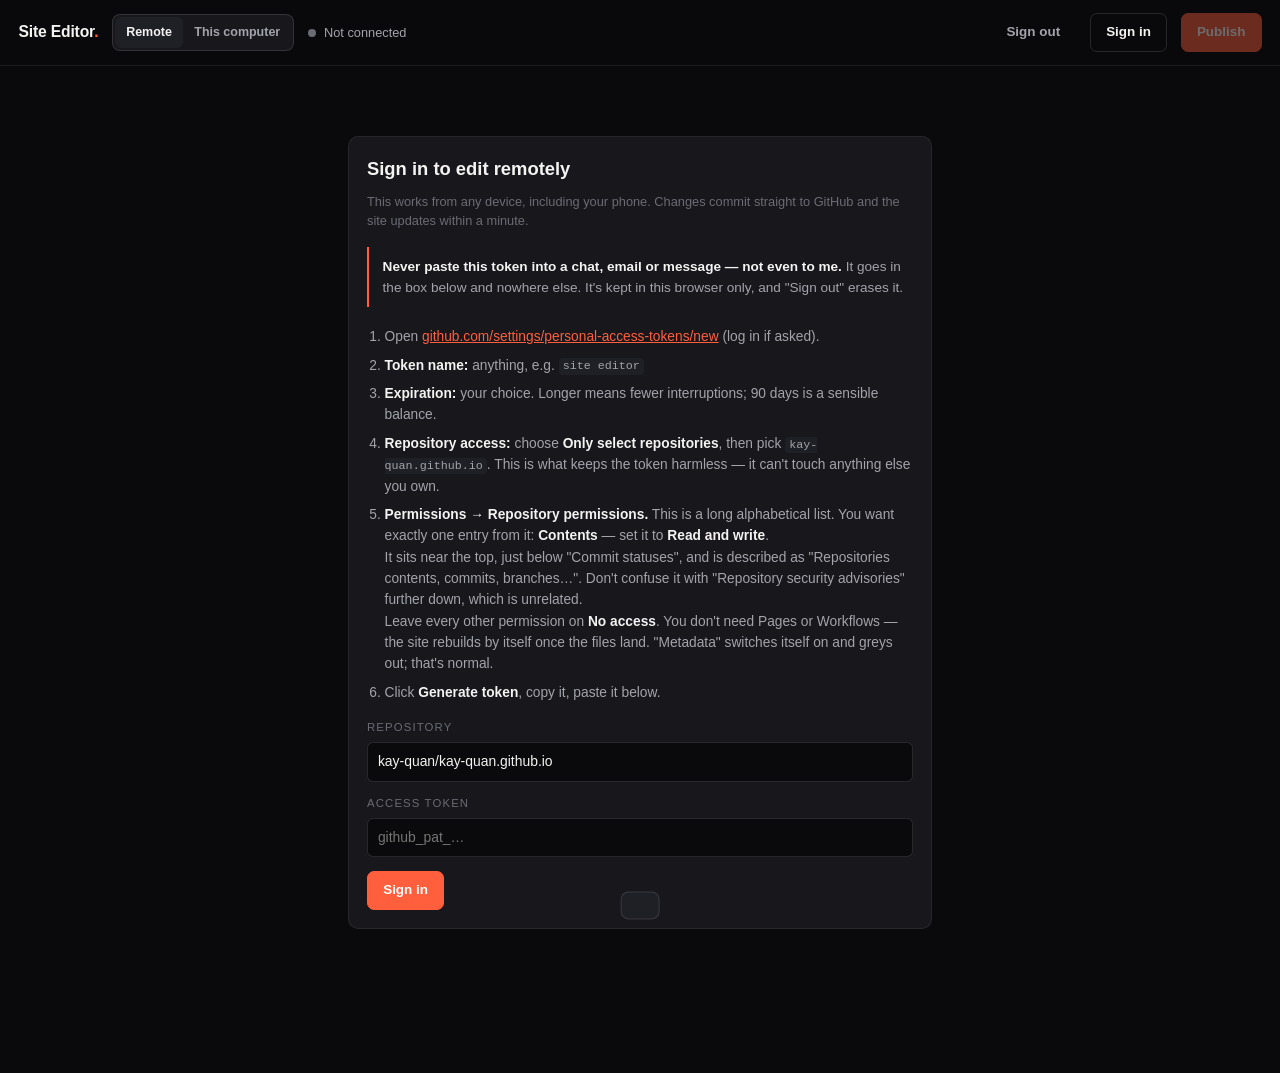
<file: tools/editor.html>
<!doctype html>
<html lang="en">
<head>
<meta charset="utf-8">
<meta name="viewport" content="width=device-width, initial-scale=1">
<title>Site Editor — Kevin Quan</title>
<meta name="robots" content="noindex, nofollow">

<style>
/* ---------------------------------------------------------------------------
   Self-contained on purpose — this tool must keep working even if the site's
   own stylesheet is mid-edit or broken.
--------------------------------------------------------------------------- */
:root{
  --bg:#0a0a0c; --bg2:#121216; --surface:#17171c; --surface2:#1f1f26;
  --line:rgba(255,255,255,.12); --line-soft:rgba(255,255,255,.07);
  --text:#f4f3f1; --dim:#a3a3aa; --faint:#6b6b73;
  --accent:#ff5f3d; --ok:#3ddc84; --warn:#ffc53d; --bad:#ff5470;
  --mono:ui-monospace,"Cascadia Mono",Consolas,monospace;
  --sans:-apple-system,BlinkMacSystemFont,"Segoe UI",Roboto,sans-serif;
}
*,*::before,*::after{box-sizing:border-box}
*{margin:0}
body{background:var(--bg);color:var(--text);font-family:var(--sans);font-size:15px;line-height:1.55;-webkit-font-smoothing:antialiased}
button{font:inherit;color:inherit;background:none;border:0;cursor:pointer}
input,select,textarea{font:inherit}
img{display:block;max-width:100%}
:focus-visible{outline:2px solid var(--accent);outline-offset:2px}
a{color:var(--accent)}

.bar{position:sticky;top:0;z-index:50;display:flex;align-items:center;gap:.85rem;flex-wrap:wrap;
     padding:.8rem 1.15rem;background:rgba(10,10,12,.93);backdrop-filter:blur(12px);
     border-bottom:1px solid var(--line-soft)}
.bar h1{font-size:.98rem;font-weight:700;letter-spacing:-.01em;white-space:nowrap}
.bar h1 i{color:var(--accent);font-style:normal}
.bar .spacer{flex:1}

.btn{display:inline-flex;align-items:center;gap:.5rem;padding:.52rem .95rem;border:1px solid var(--line);
     border-radius:7px;font-size:.84rem;font-weight:600;transition:.18s;white-space:nowrap}
.btn:hover:not(:disabled){background:var(--surface2);border-color:var(--dim)}
.btn:disabled{opacity:.4;cursor:not-allowed}
.btn--primary{background:var(--accent);border-color:var(--accent);color:#fff}
.btn--primary:hover:not(:disabled){filter:brightness(1.12);background:var(--accent);border-color:var(--accent)}
.btn--sm{padding:.28rem .58rem;font-size:.74rem;border-radius:5px}
.btn--danger:hover:not(:disabled){background:var(--bad);border-color:var(--bad);color:#fff}
.btn--ghost{border-color:transparent;color:var(--dim)}
.btn--ghost:hover:not(:disabled){color:var(--text)}

.dot{width:8px;height:8px;border-radius:50%;background:var(--faint);flex:none}
.dot.on{background:var(--ok)}
.status{font-size:.8rem;color:var(--dim);display:flex;align-items:center;gap:.5rem;min-width:0}
.status span{overflow:hidden;text-overflow:ellipsis;white-space:nowrap}

/* mode switch */
.modes{display:inline-flex;background:var(--surface);border:1px solid var(--line);border-radius:8px;padding:2px}
.modes button{padding:.35rem .7rem;font-size:.78rem;font-weight:600;border-radius:6px;color:var(--dim)}
.modes button[aria-pressed="true"]{background:var(--surface2);color:var(--text)}

.wrap{max-width:1080px;margin:0 auto;padding:1.4rem 1.15rem 6rem}

.tabs{display:flex;gap:.3rem;margin-bottom:1.4rem;border-bottom:1px solid var(--line-soft)}
.tab{padding:.58rem .95rem;font-size:.85rem;font-weight:600;color:var(--dim);border-bottom:2px solid transparent;margin-bottom:-1px}
.tab[aria-selected="true"]{color:var(--text);border-bottom-color:var(--accent)}
.panel[hidden]{display:none}

.card{background:var(--surface);border:1px solid var(--line-soft);border-radius:10px;padding:1.1rem;margin-bottom:1rem}
.card h2{font-size:.95rem;font-weight:700;margin-bottom:.3rem}
.card .hint{font-size:.8rem;color:var(--faint);margin-bottom:1rem}

label.f{display:block;margin-bottom:.85rem}
label.f > span{display:block;font-size:.71rem;text-transform:uppercase;letter-spacing:.1em;color:var(--faint);margin-bottom:.32rem}
input[type=text],input[type=password],input[type=number],select,textarea{
  width:100%;background:var(--bg);color:var(--text);border:1px solid var(--line);
  border-radius:6px;padding:.5rem .62rem;font-size:.87rem}
input:focus,select:focus,textarea:focus{outline:none;border-color:var(--accent)}
.row{display:flex;gap:.7rem;flex-wrap:wrap}
.row > *{flex:1;min-width:150px}

.drop{border:2px dashed var(--line);border-radius:10px;padding:1.9rem 1rem;text-align:center;
      color:var(--dim);font-size:.89rem;transition:.18s;cursor:pointer}
.drop:hover,.drop.over{border-color:var(--accent);background:rgba(255,95,61,.06);color:var(--text)}

.group{margin-bottom:1.7rem}
.group-head{width:100%;font-size:.74rem;text-transform:uppercase;letter-spacing:.14em;
            color:var(--faint);margin-bottom:.55rem;display:flex;align-items:center;gap:.6rem;
            padding:.3rem 0;text-align:left;transition:color .15s}
.group-head:hover{color:var(--text)}
.group-head::after{content:"";flex:1;height:1px;background:var(--line-soft)}
.group-head .chev{display:inline-block;transition:transform .18s;font-size:.7rem;color:var(--accent)}
.group-head[aria-expanded="false"] .chev{transform:rotate(-90deg)}
.group-head .count{background:var(--surface2);border-radius:999px;padding:.05rem .45rem;
                   font-size:.68rem;letter-spacing:.06em;color:var(--dim)}
.group-head[aria-expanded="false"] .count{color:var(--accent)}
.group-body[hidden]{display:none}

/* collapsible cards (Text tab) */
.card-head{display:flex;align-items:center;gap:.6rem;width:100%;text-align:left;
           font-size:.95rem;font-weight:700;color:var(--text);padding:0}
.card-head:hover{color:var(--accent)}
.card-head .chev{color:var(--accent);font-size:.75rem;display:inline-block;transition:transform .18s}
.card-head[aria-expanded="false"] .chev{transform:rotate(-90deg)}
.card-head .n{margin-left:auto;font-size:.68rem;font-weight:600;color:var(--dim);
              background:var(--surface2);border-radius:999px;padding:.08rem .5rem}
.card-body[hidden]{display:none}
.card-body{margin-top:.95rem}
.toolbar{display:flex;gap:.5rem;margin-bottom:1rem;flex-wrap:wrap}

/* category order widget */
.order-list{display:flex;flex-direction:column;gap:.4rem}
.order-item{display:flex;align-items:center;gap:.7rem;background:var(--bg);
            border:1px solid var(--line);border-radius:8px;padding:.55rem .7rem;
            cursor:grab;transition:border-color .15s,background .15s,opacity .15s}
.order-item:hover{border-color:var(--dim)}
.order-item.dragging{opacity:.4;cursor:grabbing}
.order-item.over{border-color:var(--accent);background:rgba(255,95,61,.08)}
.order-item .grip{color:var(--faint);font-size:.85rem;line-height:1}
.order-name{font-weight:600;font-size:.9rem}
.order-item .n{margin-left:auto;font-size:.68rem;color:var(--dim);
               background:var(--surface2);border-radius:999px;padding:.08rem .5rem}
.order-item .btn{flex:0 0 auto;padding:.28rem .45rem}

/* editable label/value lists */
.list-wrap{margin-bottom:.4rem}
.list-label{display:block;font-size:.71rem;text-transform:uppercase;letter-spacing:.1em;
            color:var(--faint);margin-bottom:.45rem}
.list-row{display:flex;gap:.4rem;margin-bottom:.4rem;align-items:center}
.list-row input:first-child{flex:0 0 32%}
.list-row input{flex:1;min-width:0}
.list-row .btn{flex:0 0 auto;padding:.38rem .5rem}
.chk--block{display:flex;align-items:center;gap:.6rem;padding:.42rem 0;
            border-bottom:1px solid var(--line-soft);color:var(--text);font-size:.87rem}
.chk--block:last-child{border-bottom:0}

/* a category with nothing in it yet */
.empty-cat{display:flex;align-items:center;gap:.9rem;flex-wrap:wrap;
           border:1px dashed var(--line);border-radius:9px;padding:.85rem 1rem;
           color:var(--faint);font-size:.85rem}
.empty-cat .btn{margin-left:auto}

/* brief nudge so it's obvious where the drop zone went */
@keyframes dropPulse{
  0%,100%{border-color:var(--line);background:transparent}
  50%{border-color:var(--accent);background:rgba(255,95,61,.10)}
}
.drop.pulse{animation:dropPulse .9s ease-in-out 2}
@media (prefers-reduced-motion: reduce){
  .drop.pulse{animation:none;border-color:var(--accent);background:rgba(255,95,61,.10)}
}

.item{display:grid;grid-template-columns:auto 76px 1fr auto;gap:.8rem;align-items:start;
      background:var(--surface);border:1px solid var(--line-soft);border-radius:9px;
      padding:.65rem;margin-bottom:.45rem}
.item.missing{border-color:rgba(255,197,61,.35)}
.item.fresh{border-color:rgba(61,220,132,.4)}

/* dragging photos */
.tile-grip{align-self:center;cursor:grab;color:var(--faint);font-size:1.05rem;line-height:1;
           padding:.35rem .15rem;user-select:none;transition:color .15s}
.tile-grip:hover{color:var(--accent)}
.tile-grip:active{cursor:grabbing}
.item.dragging{opacity:.35}
/* a line showing which side it will land on */
.item.over-before{box-shadow:0 -2px 0 0 var(--accent)}
.item.over-after{box-shadow:0 2px 0 0 var(--accent)}
.group-body.over{outline:1px dashed var(--accent);outline-offset:4px;border-radius:9px}
@media (max-width:640px){
  .item{grid-template-columns:auto 60px 1fr}
  .item .ctrls{grid-column:1 / -1;flex-direction:row;justify-content:flex-end;flex-wrap:wrap}
}
.thumb{width:76px;height:76px;border-radius:6px;object-fit:cover;background:var(--surface2);
       display:grid;place-content:center;font-size:.6rem;color:var(--faint);text-align:center;overflow:hidden}
.thumb img{width:100%;height:100%;object-fit:cover}
.fields{display:grid;gap:.42rem;min-width:0}
.fields .row{gap:.42rem}
.meta{font-family:var(--mono);font-size:.67rem;color:var(--faint);word-break:break-all}
.badge{display:inline-block;background:rgba(61,220,132,.15);color:var(--ok);border-radius:4px;
       padding:.05rem .3rem;font-size:.62rem;font-weight:700;letter-spacing:.04em;text-transform:uppercase;margin-left:.3rem}
.ctrls{display:flex;flex-direction:column;gap:.28rem;align-items:flex-end}
.chk{display:flex;align-items:center;gap:.4rem;font-size:.77rem;color:var(--dim);white-space:nowrap}
.chk input{accent-color:var(--accent);width:15px;height:15px}

.chips{display:flex;flex-wrap:wrap;gap:.4rem;margin-bottom:.8rem}
.chip{display:inline-flex;align-items:center;gap:.45rem;background:var(--surface2);
      border:1px solid var(--line);border-radius:999px;padding:.28rem .45rem .28rem .75rem;font-size:.81rem}
.chip button{color:var(--faint);font-size:1rem;line-height:1;padding:0 .15rem}
.chip button:hover{color:var(--bad)}

.toast{position:fixed;left:50%;bottom:1.4rem;transform:translateX(-50%) translateY(150%);white-space:pre-line;line-height:1.5;
       background:var(--surface2);border:1px solid var(--line);border-radius:8px;
       padding:.8rem 1.15rem;font-size:.85rem;z-index:100;max-width:min(90vw,480px);transition:transform .3s}
.toast.show{transform:translateX(-50%) translateY(0)}
.toast.ok{border-color:var(--ok)} .toast.bad{border-color:var(--bad)} .toast.warn{border-color:var(--warn)}

.note{border-left:2px solid var(--accent);padding:.55rem 0 .55rem .85rem;font-size:.85rem;color:var(--dim);margin-bottom:1.2rem}
.note b{color:var(--text)}
.note.warn{border-left-color:var(--warn)}
.note.ok{border-left-color:var(--ok)}

.empty{color:var(--faint);font-size:.85rem;padding:1rem 0}

/* preview */
#previewWrap{background:var(--bg2);border:1px solid var(--line-soft);border-radius:10px;
             padding:1rem;display:flex;justify-content:center;min-height:200px}
#previewFrame{width:100%;height:72vh;border:0;border-radius:6px;background:#000;display:block}
#previewWrap.phone #previewFrame{width:390px;max-width:100%;height:80vh;border:1px solid var(--line);border-radius:14px}
.preview-bar{display:flex;gap:.7rem;align-items:flex-end;flex-wrap:wrap}
.preview-bar > label.f{margin-bottom:0;flex:0 0 180px}
code{font-family:var(--mono);font-size:.85em;background:var(--surface2);padding:.1em .35em;border-radius:4px}
ol.steps{margin:0 0 1rem 1.1rem;padding:0;font-size:.86rem;color:var(--dim)}
ol.steps li{margin-bottom:.45rem}
ol.steps b{color:var(--text)}
.kv{font-family:var(--mono);font-size:.78rem;background:var(--bg);border:1px solid var(--line-soft);
    border-radius:6px;padding:.5rem .6rem;margin:.35rem 0 .7rem;color:var(--text);word-break:break-all}

.gate{max-width:620px;margin:3rem auto;padding:0 1.15rem}
.gate h2{font-size:1.15rem;margin-bottom:.5rem}
.unsupported{max-width:620px;margin:5rem auto;padding:0 1.25rem;text-align:center}
</style>
</head>
<body>

<div class="bar">
  <h1>Site Editor<i>.</i></h1>

  <div class="modes" role="group" aria-label="Where to edit">
    <button id="modeRemote" aria-pressed="false">Remote</button>
    <button id="modeLocal"  aria-pressed="false">This computer</button>
  </div>

  <span class="status"><span class="dot" id="dot"></span><span id="statusText">Not connected</span></span>
  <span class="spacer"></span>
  <button class="btn btn--ghost" id="signOutBtn" hidden>Sign out</button>
  <button class="btn" id="connectBtn">Connect</button>
  <button class="btn btn--primary" id="saveBtn" disabled>Save</button>
</div>

<div class="wrap">

  <!-- Shown when we HAVE a saved token but couldn't reach GitHub just now.
       Deliberately distinct from the sign-in gate: the session is intact,
       only the connection failed. -->
  <div class="gate" id="reconnect" hidden>
    <div class="card">
      <h2>Still signed in — can't reach GitHub</h2>
      <p class="hint" id="reconnectMsg"></p>
      <p class="note">Your sign-in is saved. This is a connection problem, not
         a token problem — you don't need to make a new one.</p>
      <button class="btn btn--primary" id="retryBtn">Try again</button>
      <button class="btn btn--ghost" id="forgetBtn">Sign out instead</button>
    </div>
  </div>

  <!-- ===================== REMOTE SIGN-IN GATE ===================== -->
  <div class="gate" id="gate" hidden>
    <div class="card">
      <h2>Sign in to edit remotely</h2>
      <p class="hint">This works from any device, including your phone. Changes
         commit straight to GitHub and the site updates within a minute.</p>

      <p class="note warn" id="fileWarn" hidden>
        <b>This page was opened from a file on your computer, so remote editing
        can't work here.</b> Browsers block local files from talking to GitHub.
        Use the published address instead:<br>
        <a href="https://kay-quan.github.io/tools/editor.html">https://kay-quan.github.io/tools/editor.html</a><br>
        If that link 404s, the editor hasn't been pushed yet — open GitHub
        Desktop and click <b>Push origin</b>. Or switch to
        <b>This computer</b> above, which works fine from a local file.
      </p>

      <p class="note"><b>Never paste this token into a chat, email or message —
         not even to me.</b> It goes in the box below and nowhere else. It's kept
         in this browser only, and "Sign out" erases it.</p>

      <ol class="steps">
        <li>Open <a href="https://github.com/settings/personal-access-tokens/new" target="_blank" rel="noopener">
            github.com/settings/personal-access-tokens/new</a> (log in if asked).</li>
        <li><b>Token name:</b> anything, e.g. <code>site editor</code></li>
        <li><b>Expiration:</b> your choice. Longer means fewer interruptions;
            90 days is a sensible balance.</li>
        <li><b>Repository access:</b> choose <b>Only select repositories</b>, then
            pick <code>kay-quan.github.io</code>. This is what keeps the token
            harmless — it can't touch anything else you own.</li>
        <li><b>Permissions → Repository permissions.</b> This is a long
            alphabetical list. You want exactly one entry from it:
            <b>Contents</b> — set it to <b>Read and write</b>.
            <br>It sits near the top, just below "Commit statuses", and is
            described as "Repositories contents, commits, branches…".
            Don't confuse it with "Repository security advisories" further
            down, which is unrelated.
            <br>Leave every other permission on <b>No access</b>. You don't
            need Pages or Workflows — the site rebuilds by itself once the
            files land. "Metadata" switches itself on and greys out; that's
            normal.</li>
        <li>Click <b>Generate token</b>, copy it, paste it below.</li>
      </ol>

      <label class="f"><span>Repository</span>
        <input type="text" id="repoInput" value="kay-quan/kay-quan.github.io"></label>
      <label class="f"><span>Access token</span>
        <input type="password" id="tokenInput" placeholder="github_pat_…" autocomplete="off" spellcheck="false"></label>

      <button class="btn btn--primary" id="signInBtn">Sign in</button>
    </div>
  </div>

  <!-- ===================== LOCAL GATE ===================== -->
  <div class="gate" id="localGate" hidden>
    <div class="card">
      <h2>Edit the copy on this computer</h2>
      <p class="hint">Writes directly to your site folder. You then publish with
         GitHub Desktop. No token needed — but it only works on this machine,
         in Chrome or Edge.</p>
      <button class="btn btn--primary" id="pickFolderBtn">Choose site folder</button>
    </div>
  </div>

  <div id="unsupported" class="unsupported" hidden>
    <h2>Local editing needs Chrome or Edge</h2>
    <p class="hint">Writing to files on your computer is something Firefox and
       Safari can't do yet. Use <b>Remote</b> mode instead — that works in any browser.</p>
  </div>

  <!-- ===================== EDITOR ===================== -->
  <div id="editor" hidden>

    <div class="note" id="contextNote"></div>
    <div class="note warn" id="staleNote" hidden></div>

    <div class="tabs" role="tablist">
      <button class="tab" role="tab" aria-selected="true"  data-panel="photos">Photos</button>
      <button class="tab" role="tab" aria-selected="false" data-panel="home">Homepage</button>
      <button class="tab" role="tab" aria-selected="false" data-panel="text">Text</button>
      <button class="tab" role="tab" aria-selected="false" data-panel="preview">Preview</button>
    </div>

    <section class="panel" id="panel-photos" role="tabpanel">
      <div class="card">
        <h2>Add photos</h2>
        <p class="hint">Drop full-size exports straight in. They're resized and
           stripped of EXIF — so your camera's GPS location isn't published —
           then added below.</p>

        <div class="row" style="margin-bottom:.85rem">
          <label class="f"><span>Put them in</span>
            <select id="addCategory">
              <option value="festivals">Festivals</option>
              <option value="clubs">Clubs</option>
              <option value="portraits">Portraits</option>
              <option value="weddings">Weddings</option>
              <option value="food">Food</option>
            </select></label>
          <label class="f" id="addEventWrap"><span>Festival / event</span>
            <input type="text" id="addEvent" placeholder="e.g. Osheaga 2025"></label>
          <label class="f"><span>Max size (px)</span>
            <input type="number" id="addMaxEdge" value="2400" min="600" max="6000" step="100"></label>
        </div>

        <div class="drop" id="drop"><strong>Drop photos here</strong><br>or click to choose files</div>
        <input type="file" id="filePicker" accept="image/*" multiple hidden>
      </div>
      <div id="photoList"></div>
    </section>

    <section class="panel" id="panel-home" role="tabpanel" hidden>
      <div class="card">
        <h2>Hero image</h2>
        <p class="hint">The big photo behind your name. This one change does more
           for the site than any other.</p>
        <div id="heroThumbWrap" style="margin-bottom:.85rem"></div>
        <div class="drop" id="heroDrop"><strong>Drop the hero photo here</strong><br>or click to choose</div>
        <input type="file" id="heroPicker" accept="image/*" hidden>
        <label class="f" style="margin-top:.85rem"><span>Description (for screen readers)</span>
          <input type="text" id="heroAlt" placeholder="Crowd lit by stage light at a festival main stage"></label>
      </div>

      <div class="card">
        <h2>Festival names ticker</h2>
        <p class="hint">The scrolling band on the homepage. Only list festivals
           you've actually shot — it's the fastest credibility signal on the page.</p>
        <div class="chips" id="marqueeChips"></div>
        <div class="row">
          <input type="text" id="marqueeInput" placeholder="Add a festival name and press Enter">
          <button class="btn btn--sm" id="marqueeAdd" style="flex:0 0 auto">Add</button>
        </div>
      </div>
    </section>

    <!-- ===================== TEXT ===================== -->
    <section class="panel" id="panel-text" role="tabpanel" hidden>
      <div class="note">
        Every word on the site, in one place. Write it the way you'd say it —
        this is what makes a portfolio sound like a person rather than a
        template. Check the <b>Preview</b> tab before publishing.
      </div>
      <div id="textFields"></div>
    </section>

    <!-- ===================== PREVIEW ===================== -->
    <section class="panel" id="panel-preview" role="tabpanel" hidden>
      <div class="card">
        <div class="preview-bar">
          <label class="f"><span>Page</span>
            <select id="previewPage">
              <option value="index.html">Home</option>
              <option value="festivals.html">Festivals</option>
              <option value="work.html">Other Work</option>
              <option value="about.html">About</option>
            </select></label>
          <div class="modes" id="previewWidth" role="group" aria-label="Preview width">
            <button data-w="desktop" aria-pressed="true">Desktop</button>
            <button data-w="phone" aria-pressed="false">Phone</button>
          </div>
          <button class="btn" id="previewRefresh">Refresh</button>
        </div>
        <p class="hint" style="margin:.8rem 0 0">
          The real site, rendered with your unpublished changes — photos you've
          just dropped in show up here before anyone else can see them. Use the
          Page menu to move around rather than clicking links inside, since
          links lead to the published pages.
        </p>
      </div>
      <div id="previewWrap"><iframe id="previewFrame" title="Site preview"></iframe></div>
    </section>
  </div>
</div>

<div class="toast" id="toast"></div>

<script>
"use strict";

/* ===========================================================================
   Site Editor — two backends, one interface.

     remote : GitHub REST API. Works on any device, needs a scoped token.
              Everything in a change-set lands as ONE commit, via the Git Data
              API, rather than one commit per file.

     local  : File System Access API. Writes to the folder on this machine;
              you publish afterwards with GitHub Desktop.

   photos.js is parsed by EXECUTING it against a stub `window` rather than by
   pattern-matching, so any hand-edit that is valid JavaScript still loads.
   =========================================================================== */

const $  = (s, r) => (r || document).querySelector(s);
const $$ = (s, r) => Array.from((r || document).querySelectorAll(s));
/* Order here drives the order of sections in photos.js and in this editor.
   Live-music work first, since that's the thrust of the portfolio. */
const CATEGORIES = ["festivals", "clubs", "portraits", "weddings", "food"];
const LS_TOKEN = "siteEditor.token", LS_REPO = "siteEditor.repo", LS_MODE = "siteEditor.mode";
const LS_COLLAPSED = "siteEditor.collapsed";
const PHOTOS_PATH = "assets/js/photos.js";

let backend = null;
let mode = localStorage.getItem(LS_MODE) || "remote";
let data = { hero: { src: "", alt: "" }, photos: [], marquee: [] };
let dirty = false;
let textData = {};          // window.TEXT from content.js
let showData = {};          // window.SHOW from content.js
let orderData = [];         // window.ORDER - the non-festival categories, in display order

/* Festivals always leads: it has its own page and is the point of the site.
   The rest follow whatever order has been set, with any category missing
   from that list appended so nothing can be lost. */
function orderedCategories() {
  const rest = CATEGORIES.filter(c => c !== "festivals");
  const seen = orderData.filter(c => rest.includes(c));
  return ["festivals", ...seen, ...rest.filter(c => !seen.includes(c))];
}
const thumbCache = new Map();     // src -> url
const pendingImages = new Map();  // path -> Blob  (not yet written/committed)

/* ------------------------------------------------------------------ utils */

function toast(msg, kind) {
  const t = $("#toast");
  t.textContent = msg;
  t.className = "toast show " + (kind || "");
  clearTimeout(toast._t);
  // Long explanations need long enough to read.
  const dwell = Math.min(20000, 4600 + msg.length * 45);
  toast._t = setTimeout(() => { t.className = "toast " + (kind || ""); }, dwell);
}
function markDirty() { dirty = true; $("#saveBtn").disabled = false; }
function setStatus(text, on) { $("#statusText").textContent = text; $("#dot").classList.toggle("on", !!on); }

function slugify(name) {
  const base = name.replace(/\.[^.]+$/, "");
  const s = base.toLowerCase().replace(/[^a-z0-9]+/g, "-").replace(/^-+|-+$/g, "");
  return (s || "photo") + ".jpg";
}

/* base64 <-> text/bytes, UTF-8 safe (the file contains em dashes and accents) */
function bytesToB64(bytes) {
  let s = "", chunk = 0x8000;
  for (let i = 0; i < bytes.length; i += chunk) s += String.fromCharCode.apply(null, bytes.subarray(i, i + chunk));
  return btoa(s);
}
function textToB64(t) { return bytesToB64(new TextEncoder().encode(t)); }
function b64ToText(b) {
  const bin = atob(String(b).replace(/\s/g, ""));
  const bytes = new Uint8Array(bin.length);
  for (let i = 0; i < bin.length; i++) bytes[i] = bin.charCodeAt(i);
  return new TextDecoder().decode(bytes);
}
async function blobToB64(blob) { return bytesToB64(new Uint8Array(await blob.arrayBuffer())); }

/* ============================ photos.js format ============================ */

function parsePhotosJs(code) {
  const stub = {};
  new Function("window", code + "\n;")(stub);
  return {
    hero:    stub.HERO    || { src: "assets/img/hero/hero.jpg", alt: "" },
    photos:  Array.isArray(stub.PHOTOS)  ? stub.PHOTOS  : [],
    marquee: Array.isArray(stub.MARQUEE) ? stub.MARQUEE : []
  };
}

const q = s => JSON.stringify(String(s == null ? "" : s));

function serialize(d) {
  const L = [];
  L.push("/* ==========================================================================");
  L.push("   PHOTOS.JS — the content of the site.");
  L.push("");
  L.push("   Easiest way to edit this is tools/editor.html, which writes this file");
  L.push("   for you. Hand-editing is fine too — keep the same shape and the editor");
  L.push("   will still load it.");
  L.push("");
  L.push("   w and h are the image's pixel dimensions. They reserve the right shape");
  L.push("   before the photo downloads, so the gallery never jumps while loading.");
  L.push("   ========================================================================== */");
  L.push("");
  L.push("window.HERO = {");
  L.push("  src: " + q(d.hero.src) + ",");
  L.push("  alt: " + q(d.hero.alt));
  L.push("};");
  L.push("");
  L.push("window.PHOTOS = [");
  orderedCategories().forEach(cat => {
    const set = d.photos.filter(p => p.category === cat);
    if (!set.length) return;
    L.push("");
    L.push("  /* --- " + cat.toUpperCase() + " --- */");
    set.forEach(p => {
      const bits = ["src: " + q(p.src), "w: " + (p.w | 0), "h: " + (p.h | 0), "title: " + q(p.title)];
      if (p.event) bits.push("event: " + q(p.event));
      bits.push("category: " + q(p.category));
      if (p.featured) bits.push("featured: true");
      L.push("  { " + bits.join(", ") + " },");
    });
  });
  L.push("");
  L.push("];");
  L.push("");
  L.push("/* The scrolling band of festival names on the homepage. */");
  L.push("window.MARQUEE = [" + d.marquee.map(q).join(", ") + "];");
  L.push("");
  return L.join("\n");
}

/* ============================ REMOTE BACKEND ============================= */

function GitHubBackend(repo, token) {
  const [owner, name] = repo.split("/");
  const API = "https://api.github.com";
  const branch = "main";
  let tokenExpiry = null;

  async function api(path, method, body) {
    let res;
    try {
      res = await fetch(API + path, {
        method: method || "GET",
        headers: {
          "Authorization": "Bearer " + token,
          "Accept": "application/vnd.github+json",
          "X-GitHub-Api-Version": "2022-11-28",
          ...(body ? { "Content-Type": "application/json" } : {})
        },
        body: body ? JSON.stringify(body) : undefined
      });
    } catch (e) {
      // fetch() only rejects for network/CORS failures, never for HTTP errors.
      // Opening this file directly from disk is by far the most common cause.
      const err = new Error(
        location.protocol === "file:"
          ? "Can't reach GitHub because this page was opened from a file on your " +
            "computer. Remote editing needs the published address: " +
            "https://kay-quan.github.io/tools/editor.html"
          : "Couldn't reach GitHub. Check your internet connection and try again."
      );
      // Flagged so a dropped connection is never mistaken for a bad token.
      err.network = true;
      throw err;
    }

    // GitHub reports a token's expiry date on every response. Not always
    // exposed through CORS, so treat it as a bonus rather than a guarantee.
    const exp = res.headers.get("github-authentication-token-expiration");
    if (exp) tokenExpiry = exp;

    if (!res.ok) {
      let detail = "";
      try { detail = (await res.json()).message || ""; } catch {}

      let msg;
      if (res.status === 401) {
        msg = "Token rejected — it has expired or been revoked. Sign out and make a new one.";
      } else if (res.status === 403) {
        // Rate limiting also returns 403, so check before blaming permissions.
        const remaining = res.headers.get("x-ratelimit-remaining");
        if (remaining === "0") {
          const reset = Number(res.headers.get("x-ratelimit-reset")) * 1000;
          const mins = Math.max(1, Math.ceil((reset - Date.now()) / 60000));
          msg = "GitHub rate limit reached. Try again in about " + mins + " minute" +
                (mins === 1 ? "" : "s") + ".";
        } else {
          msg = "Your token can read this repo but not write to it. Two things to check " +
                "at github.com/settings/personal-access-tokens — open the token and edit it:\n\n" +
                "1. Repository access must be “Only select repositories” with " +
                repo.split("/")[1] + " ticked. If it says “Public Repositories”, " +
                "that option is read-only and cannot be given write access.\n\n" +
                "2. Permissions → Repository permissions → Contents must be " +
                "“Read and write”, not “Read-only”.";
        }
      } else if (res.status === 404) {
        msg = "Repo not found, or this token isn't allowed to see it: " + repo;
      } else if (res.status === 409) {
        msg = "The repo changed on GitHub since this page loaded. Reload the editor " +
              "and redo this change, so nothing gets overwritten.";
      } else {
        msg = "GitHub error " + res.status + (detail ? ": " + detail : "");
      }

      // Always keep GitHub's own wording available; it is often more specific.
      const err = new Error(msg);
      err.status = res.status;
      err.githubMessage = detail;
      throw err;
    }
    return res.status === 204 ? null : res.json();
  }

  return {
    kind: "remote",
    label: owner + "/" + name,

    async verify(checkWrite) {
      // Repo access is the check that actually matters. Do it first, and make
      // it the thing that reports failure.
      await api("/repos/" + owner + "/" + name);

      // Reading a repo needs far less permission than writing to one, so a
      // read-only token sails through sign-in and only fails hours later at
      // the moment of publishing. Prove write access up front instead.
      //
      // Creating a blob is the least invasive write the API offers: a loose
      // object nothing references, invisible in history and in the file list,
      // and garbage-collected by GitHub. Only done on an explicit sign-in.
      if (checkWrite) {
        await api("/repos/" + owner + "/" + name + "/git/blobs", "POST",
                  { content: "editor write check", encoding: "utf-8" });
      }

      // The identity lookup is only for the friendly "signed in as" label. A
      // token scoped narrowly enough may not be allowed to call it, which
      // must not block sign-in.
      try { return (await api("/user")).login; } catch { return owner; }
    },

    expiry() { return tokenExpiry; },

    async loadText(path) {
      const r = await api("/repos/" + owner + "/" + name + "/contents/" + path + "?ref=" + branch);
      return b64ToText(r.content);
    },

    thumbURL(src) {
      // Public repo, so no auth needed; cache-bust so fresh commits show.
      return "https://raw.githubusercontent.com/" + owner + "/" + name + "/" + branch + "/" + src;
    },

    /* One commit for the whole change-set, using the Git Data API. */
    async commit(files, message) {
      const base = "/repos/" + owner + "/" + name;
      const ref = await api(base + "/git/ref/heads/" + branch);
      const headSha = ref.object.sha;
      const headCommit = await api(base + "/git/commits/" + headSha);

      const tree = [];
      for (const f of files) {
        const blob = await api(base + "/git/blobs", "POST", { content: f.base64, encoding: "base64" });
        tree.push({ path: f.path, mode: "100644", type: "blob", sha: blob.sha });
      }

      const newTree = await api(base + "/git/trees", "POST", { base_tree: headCommit.tree.sha, tree });
      const commit  = await api(base + "/git/commits", "POST", {
        message, tree: newTree.sha, parents: [headSha]
      });
      await api(base + "/git/refs/heads/" + branch, "PATCH", { sha: commit.sha });
      return commit.sha.substring(0, 7);
    }
  };
}

/* ============================= LOCAL BACKEND ============================= */

function LocalBackend(dirHandle) {
  async function fileHandle(path, create) {
    const parts = path.split("/");
    let dir = dirHandle;
    for (let i = 0; i < parts.length - 1; i++) dir = await dir.getDirectoryHandle(parts[i], { create: !!create });
    return dir.getFileHandle(parts[parts.length - 1], { create: !!create });
  }
  return {
    kind: "local",
    label: dirHandle.name,
    handle: dirHandle,
    async verify() { return dirHandle.name; },
    async loadText(path) { return (await (await fileHandle(path)).getFile()).text(); },
    async thumbBlob(src) { return (await fileHandle(src)).getFile(); },
    async commit(files) {
      for (const f of files) {
        const fh = await fileHandle(f.path, true);
        const w = await fh.createWritable();
        await w.write(f.blob ? f.blob : f.text);
        await w.close();
      }
      return null;
    }
  };
}

/* IndexedDB — remember the chosen folder between visits */
function idb() {
  return new Promise((res, rej) => {
    const r = indexedDB.open("site-editor", 1);
    r.onupgradeneeded = () => r.result.createObjectStore("kv");
    r.onsuccess = () => res(r.result); r.onerror = () => rej(r.error);
  });
}
async function saveHandle(h) { try { const db = await idb(); db.transaction("kv","readwrite").objectStore("kv").put(h,"dir"); } catch {} }
async function loadHandle() {
  try { const db = await idb();
    return await new Promise(res => { const rq = db.transaction("kv","readonly").objectStore("kv").get("dir");
      rq.onsuccess = () => res(rq.result || null); rq.onerror = () => res(null); });
  } catch { return null; }
}

/* ================================ IMAGES ================================= */

function readImage(file) {
  return new Promise((res, rej) => {
    const url = URL.createObjectURL(file);
    const img = new Image();
    img.onload = () => { URL.revokeObjectURL(url); res(img); };
    img.onerror = () => { URL.revokeObjectURL(url); rej(new Error("not a readable image")); };
    img.src = url;
  });
}

/* Canvas re-encode shrinks the file AND drops every EXIF tag, GPS included. */
async function resizeToJpeg(file, maxEdge, quality) {
  const img = await readImage(file);
  const scale = Math.min(1, maxEdge / Math.max(img.naturalWidth, img.naturalHeight));
  const w = Math.round(img.naturalWidth * scale), h = Math.round(img.naturalHeight * scale);
  const c = document.createElement("canvas");
  c.width = w; c.height = h;
  const ctx = c.getContext("2d");
  ctx.imageSmoothingQuality = "high";
  ctx.drawImage(img, 0, 0, w, h);
  const blob = await new Promise(r => c.toBlob(r, "image/jpeg", quality || 0.82));
  return { blob, w, h };
}

function uniquePath(category, filename) {
  const taken = new Set([
    ...data.photos.map(p => p.src),
    ...pendingImages.keys()
  ]);
  let name = filename, n = 2;
  while (taken.has("assets/img/" + category + "/" + name)) {
    name = filename.replace(/\.jpg$/, "-" + n + ".jpg"); n++;
  }
  return "assets/img/" + category + "/" + name;
}

async function addPhotos(files, category, evt, maxEdge) {
  if (!backend) { toast("Connect first.", "bad"); return; }
  let added = 0, failed = 0;
  for (const file of files) {
    if (!file.type.startsWith("image/")) { failed++; continue; }
    try {
      const { blob, w, h } = await resizeToJpeg(file, maxEdge, 0.82);
      const path = uniquePath(category, slugify(file.name));
      pendingImages.set(path, blob);
      thumbCache.set(path, URL.createObjectURL(blob));
      const entry = { src: path, w, h, title: "", category, featured: false, _new: true };
      if (category === "festivals" && evt) entry.event = evt;
      data.photos.push(entry);
      added++;
    } catch (e) { console.error(file.name, e); failed++; }
  }
  if (added) { markDirty(); renderPhotos(); }
  toast(added + " photo" + (added === 1 ? "" : "s") + " added" +
        (failed ? ", " + failed + " skipped" : "") + ". Captions are optional - leave them blank and nothing shows over the photo. " +
        "Then " +
        (mode === "remote" ? "Publish." : "Save."), failed ? "bad" : "ok");
}

/* ================================= SAVE ================================== */

async function save() {
  if (!backend) return;
  const btn = $("#saveBtn");
  btn.disabled = true;
  const original = btn.textContent;
  btn.textContent = mode === "remote" ? "Publishing…" : "Saving…";

  try {
    const clean = { hero: data.hero, marquee: data.marquee,
      photos: data.photos.map(p => { const c = { ...p }; delete c._new; return c; }) };
    const text = serialize(clean);

    if (backend.kind === "remote") {
      const files = [{ path: PHOTOS_PATH, base64: textToB64(text) },
                     { path: CONTENT_PATH, base64: textToB64(serializeContent(textData)) }];
      for (const [path, blob] of pendingImages) files.push({ path, base64: await blobToB64(blob) });

      const n = pendingImages.size;
      const msg = n
        ? "Add " + n + " photo" + (n === 1 ? "" : "s") + " and update captions"
        : "Update site content";
      const sha = await backend.commit(files, msg + "\n\nvia tools/editor.html");

      pendingImages.clear();
      data.photos.forEach(p => delete p._new);
      dirty = false;
      renderPhotos();
      $("#staleNote").hidden = false;
      $("#staleNote").innerHTML =
        "<b>Published (" + sha + ").</b> Live in about a minute. " +
        "Your computer's copy is now behind — before editing on that machine again, " +
        "open GitHub Desktop and click <b>Pull origin</b>.";
      toast("Published. Live in about a minute.", "ok");
    } else {
      const files = [{ path: PHOTOS_PATH, text },
                     { path: CONTENT_PATH, text: serializeContent(textData) }];
      for (const [path, blob] of pendingImages) files.push({ path, blob });
      await backend.commit(files);
      pendingImages.clear();
      data.photos.forEach(p => delete p._new);
      dirty = false;
      renderPhotos();
      toast("Saved. Now open GitHub Desktop → Commit → Push.", "ok");
    }
  } catch (err) {
    toast(err.message, "bad");
    btn.disabled = false;
  } finally {
    btn.textContent = original;
    if (!dirty) btn.disabled = true;
  }
}

/* =============================== RENDERING =============================== */

async function thumbFor(src, el) {
  if (thumbCache.has(src)) return setThumb(el, thumbCache.get(src));
  try {
    if (backend.kind === "local") {
      const url = URL.createObjectURL(await backend.thumbBlob(src));
      thumbCache.set(src, url); setThumb(el, url);
    } else {
      setThumb(el, backend.thumbURL(src), true);
    }
  } catch { markMissing(el); }
}
function setThumb(el, url, mayFail) {
  el.innerHTML = "";
  const i = new Image();
  if (mayFail) i.onerror = () => markMissing(el);
  i.src = url;
  el.appendChild(i);
}
function markMissing(el) {
  el.innerHTML = "no file";
  const row = el.closest(".item");
  if (row) row.classList.add("missing");
}

/* Which category sections are folded shut. Kept outside the render so it
   survives renderPhotos() running on every keystroke, and in localStorage so
   it survives a reload. */
const collapsed = new Set((() => {
  try { return JSON.parse(localStorage.getItem(LS_COLLAPSED)) || []; } catch { return []; }
})());

function toggleGroup(cat, head, body) {
  const nowOpen = collapsed.has(cat);
  if (nowOpen) collapsed.delete(cat); else collapsed.add(cat);
  head.setAttribute("aria-expanded", String(nowOpen));
  body.hidden = !nowOpen;
  try { localStorage.setItem(LS_COLLAPSED, JSON.stringify([...collapsed])); } catch {}
}

function renderAll() { renderPhotos(); renderHero(); renderMarquee(); renderText(); }

/* ========================= CATEGORY ORDER WIDGET =========================
   Drag to reorder. Arrows do the same job for touch and keyboard, because
   HTML5 drag-and-drop does not fire on touchscreens and cannot be operated
   without a mouse — drag alone would lock out the phone this site is meant
   to be edited from.
   ========================================================================= */

const CAT_LABEL = { clubs: "Clubs", portraits: "Portraits", weddings: "Weddings", food: "Food" };

function commitOrder(next) {
  orderData = next;
  markDirty();
  renderPhotos();
}

function buildOrderCard() {
  const card = document.createElement("div");
  card.className = "card";
  card.innerHTML =
    "<h2>Order of the other categories</h2>" +
    '<p class="hint">Drag to rearrange, or use the arrows. This sets the order ' +
    "on the Other Work page, the homepage cards and the list below. " +
    "Festivals always leads — it has its own page.</p>";

  const list = document.createElement("div");
  list.className = "order-list";

  const cats = orderedCategories().filter(c => c !== "festivals");
  let dragKey = null;

  cats.forEach((cat, i) => {
    const row = document.createElement("div");
    row.className = "order-item";
    row.draggable = true;
    row.dataset.key = cat;

    const grip = document.createElement("span");
    grip.className = "grip";
    grip.textContent = "☰";
    grip.setAttribute("aria-hidden", "true");

    const name = document.createElement("span");
    name.className = "order-name";
    name.textContent = CAT_LABEL[cat] || cat;

    const count = document.createElement("span");
    count.className = "n";
    count.textContent = data.photos.filter(p => p.category === cat).length;

    const up = document.createElement("button");
    up.type = "button"; up.className = "btn btn--sm"; up.textContent = "↑";
    up.title = "Move up"; up.disabled = i === 0;
    up.addEventListener("click", () => {
      const n = cats.slice(); n.splice(i - 1, 0, n.splice(i, 1)[0]); commitOrder(n);
    });

    const dn = document.createElement("button");
    dn.type = "button"; dn.className = "btn btn--sm"; dn.textContent = "↓";
    dn.title = "Move down"; dn.disabled = i === cats.length - 1;
    dn.addEventListener("click", () => {
      const n = cats.slice(); n.splice(i + 1, 0, n.splice(i, 1)[0]); commitOrder(n);
    });

    row.addEventListener("dragstart", e => {
      dragKey = cat;
      row.classList.add("dragging");
      e.dataTransfer.effectAllowed = "move";
      // Firefox refuses to start a drag unless something is set.
      e.dataTransfer.setData("text/plain", cat);
    });
    row.addEventListener("dragend", () => {
      dragKey = null;
      $$(".order-item", list).forEach(el => el.classList.remove("dragging", "over"));
    });
    row.addEventListener("dragover", e => {
      e.preventDefault();
      e.dataTransfer.dropEffect = "move";
      if (dragKey && dragKey !== cat) row.classList.add("over");
    });
    row.addEventListener("dragleave", () => row.classList.remove("over"));
    row.addEventListener("drop", e => {
      e.preventDefault();
      row.classList.remove("over");
      const from = dragKey || e.dataTransfer.getData("text/plain");
      if (!from || from === cat) return;
      const n = cats.slice();
      n.splice(n.indexOf(cat), 0, n.splice(n.indexOf(from), 1)[0]);
      commitOrder(n);
    });

    row.append(grip, name, count, up, dn);
    list.appendChild(row);
  });

  card.appendChild(list);
  return card;
}

/* Point the "Add photos" controls at a category and take the eye there. */
function startAddTo(cat) {
  const sel = $("#addCategory");
  sel.value = cat;
  sel.dispatchEvent(new Event("change"));
  const drop = $("#drop");
  drop.scrollIntoView({ behavior: "smooth", block: "center" });
  drop.classList.add("pulse");
  setTimeout(() => drop.classList.remove("pulse"), 1800);
}

function renderPhotos() {
  const root = $("#photoList");
  root.innerHTML = "";
  root.appendChild(buildOrderCard());

  // Every category is listed, including the empty ones. Hiding a category
  // until it already has photos makes it impossible to find the place to put
  // the first one — which is exactly the wrong way round.
  orderedCategories().forEach(cat => {
    const set = data.photos.filter(p => p.category === cat);
    const g = document.createElement("div");
    g.className = "group";

    const isOpen = !collapsed.has(cat);
    const head = document.createElement("button");
    head.type = "button";
    head.className = "group-head";
    head.setAttribute("aria-expanded", String(isOpen));
    head.innerHTML = '<span class="chev">▾</span>' + cat +
                     '<span class="count">' + set.length + "</span>";

    const body = document.createElement("div");
    body.className = "group-body";
    body.hidden = !isOpen;
    head.addEventListener("click", () => toggleGroup(cat, head, body));

    /* The whole group is a drop target too, so a photo can be dragged into a
       category that has nothing in it yet — there'd be no row to aim at. */
    body.addEventListener("dragover", e => {
      if (!dragSrcKey) return;
      e.preventDefault();
      e.dataTransfer.dropEffect = "move";
      body.classList.add("over");
    });
    body.addEventListener("dragleave", e => {
      if (!body.contains(e.relatedTarget)) body.classList.remove("over");
    });
    body.addEventListener("drop", e => {
      e.preventDefault();
      const from = dragSrcKey || e.dataTransfer.getData("text/plain");
      clearDragMarks();
      dropPhotoOnCategory(from, cat);
    });

    g.append(head, body);

    if (!set.length) {
      const blank = document.createElement("div");
      blank.className = "empty-cat";
      const msg = document.createElement("span");
      msg.textContent = "Nothing in " + cat + " yet.";
      const go = document.createElement("button");
      go.type = "button";
      go.className = "btn btn--sm";
      go.textContent = "Add photos to " + cat;
      go.addEventListener("click", () => startAddTo(cat));
      blank.append(msg, go);
      body.appendChild(blank);
    }

    set.forEach(p => {
      const i = data.photos.indexOf(p);
      const row = document.createElement("div");
      row.className = "item" + (p._new ? " fresh" : "");

      const thumb = document.createElement("div");
      thumb.className = "thumb"; thumb.textContent = "…";

      const fields = document.createElement("div");
      fields.className = "fields";
      fields.innerHTML =
        '<input type="text" data-k="title" placeholder="Caption (optional)">' +
        '<div class="row">' +
          '<input type="text" data-k="event" placeholder="Event (festivals only)">' +
          '<select data-k="category">' + CATEGORIES.map(c => '<option value="'+c+'">'+c+'</option>').join("") + '</select>' +
        '</div>' +
        '<div class="meta">' + p.src + " &middot; " + p.w + "&times;" + p.h +
        (p._new ? '<span class="badge">new</span>' : "") + '</div>';

      $('[data-k="title"]', fields).value = p.title || "";
      $('[data-k="event"]', fields).value = p.event || "";
      $('[data-k="category"]', fields).value = p.category;

      $$("input,select", fields).forEach(inp => inp.addEventListener("input", () => {
        const k = inp.dataset.k;
        if (k === "category") { p.category = inp.value; markDirty(); renderPhotos(); return; }
        p[k] = inp.value; markDirty();
      }));

      const ctrls = document.createElement("div");
      ctrls.className = "ctrls";

      const feat = document.createElement("label");
      feat.className = "chk";
      feat.innerHTML = '<input type="checkbox"> homepage';
      const cb = $("input", feat);
      cb.checked = !!p.featured;
      cb.addEventListener("change", () => { p.featured = cb.checked; markDirty(); });

      const up = document.createElement("button");
      up.className = "btn btn--sm"; up.textContent = "↑"; up.title = "Move earlier";
      up.addEventListener("click", () => move(i, -1));

      const dn = document.createElement("button");
      dn.className = "btn btn--sm"; dn.textContent = "↓"; dn.title = "Move later";
      dn.addEventListener("click", () => move(i, 1));

      const del = document.createElement("button");
      del.className = "btn btn--sm btn--danger"; del.textContent = "Remove";
      del.addEventListener("click", () => {
        if (!confirm("Take this photo off the site?\n\n" + p.src +
                     "\n\nThe image file itself is left alone.")) return;
        pendingImages.delete(p.src);
        data.photos.splice(i, 1);
        markDirty(); renderPhotos();
      });

      /* Only the grip is draggable. Making the whole row draggable stops you
         selecting text inside the caption fields, because the browser starts
         a drag instead of a selection. */
      const grip = document.createElement("span");
      grip.className = "tile-grip";
      grip.draggable = true;
      grip.title = "Drag to reorder";
      grip.setAttribute("aria-hidden", "true");
      grip.textContent = "⠿";

      grip.addEventListener("dragstart", e => {
        dragSrcKey = p.src;
        row.classList.add("dragging");
        e.dataTransfer.effectAllowed = "move";
        e.dataTransfer.setData("text/plain", p.src);   // Firefox needs this
        if (e.dataTransfer.setDragImage) e.dataTransfer.setDragImage(row, 30, 30);
      });
      grip.addEventListener("dragend", () => { dragSrcKey = null; clearDragMarks(); });

      row.addEventListener("dragover", e => {
        if (!dragSrcKey || dragSrcKey === p.src) return;
        e.preventDefault();
        e.stopPropagation();
        e.dataTransfer.dropEffect = "move";
        // Show which side it will land on, from the pointer's position.
        const r = row.getBoundingClientRect();
        const after = e.clientY > r.top + r.height / 2;
        row.classList.toggle("over-after", after);
        row.classList.toggle("over-before", !after);
      });
      row.addEventListener("dragleave", () => {
        row.classList.remove("over-before", "over-after");
      });
      row.addEventListener("drop", e => {
        e.preventDefault();
        e.stopPropagation();
        const from = dragSrcKey || e.dataTransfer.getData("text/plain");
        clearDragMarks();
        dropPhotoOnRow(from, p.src);
      });

      ctrls.append(feat, up, dn, del);
      row.append(grip, thumb, fields, ctrls);
      body.appendChild(row);
      thumbFor(p.src, thumb);
    });
    root.appendChild(g);
  });
}

function move(i, dir) {
  const j = i + dir;
  if (j < 0 || j >= data.photos.length) return;
  const [x] = data.photos.splice(i, 1);
  data.photos.splice(j, 0, x);
  markDirty(); renderPhotos();
}

/* ---------------------------------------------------------------------------
   Dragging photos.

   Identified by src rather than by index: the array is spliced mid-operation,
   so any index captured when the drag started is wrong by the time it drops.

   Dropping onto a row in another category moves the photo into that category,
   which is what dragging a picture into a different pile ought to mean.
--------------------------------------------------------------------------- */

let dragSrcKey = null;

const photoIndex = src => data.photos.findIndex(p => p.src === src);

function dropPhotoOnRow(fromSrc, targetSrc) {
  if (!fromSrc || fromSrc === targetSrc) return;
  const from = photoIndex(fromSrc), targetBefore = photoIndex(targetSrc);
  if (from < 0 || targetBefore < 0) return;

  const movingDown = from < targetBefore;
  const [moved] = data.photos.splice(from, 1);
  const target = data.photos[photoIndex(targetSrc)];

  // Landing among a different category means joining it.
  if (target && moved.category !== target.category) moved.category = target.category;

  const at = photoIndex(targetSrc);
  data.photos.splice(movingDown ? at + 1 : at, 0, moved);
  markDirty(); renderPhotos();
}

function dropPhotoOnCategory(fromSrc, cat) {
  if (!fromSrc) return;
  const from = photoIndex(fromSrc);
  if (from < 0) return;
  const [moved] = data.photos.splice(from, 1);
  moved.category = cat;
  data.photos.push(moved);
  markDirty(); renderPhotos();
}

function clearDragMarks() {
  $$(".item").forEach(el => el.classList.remove("dragging", "over-before", "over-after"));
  $$(".group-body").forEach(el => el.classList.remove("over"));
}

function renderHero() {
  const wrap = $("#heroThumbWrap");
  wrap.innerHTML = "";
  if (!data.hero.src) return;
  const t = document.createElement("div");
  t.className = "thumb"; t.style.width = "100%"; t.style.height = "180px"; t.textContent = "…";
  wrap.appendChild(t);
  thumbFor(data.hero.src, t);
}

function renderMarquee() {
  const box = $("#marqueeChips");
  box.innerHTML = "";
  if (!data.marquee.length) { box.innerHTML = '<span class="empty">None yet.</span>'; return; }
  data.marquee.forEach((name, i) => {
    const c = document.createElement("span");
    c.className = "chip"; c.textContent = name;
    const x = document.createElement("button");
    x.textContent = "×"; x.title = "Remove";
    x.addEventListener("click", () => { data.marquee.splice(i,1); markDirty(); renderMarquee(); });
    c.appendChild(x);
    box.appendChild(c);
  });
}

/* ================================= TEXT ==================================
   content.js holds every editable string. Described here as labelled groups
   so the editor shows "Bio" rather than "aboutBody".
   ========================================================================= */

const CONTENT_PATH = "assets/js/content.js";

const TEXT_GROUPS = [
  { title: "Contact & everywhere", hint: "Used across every page. Fixing the email is the single most important edit on this list.", fields: [
    ["email",           "Email address", "line"],
    ["instagramUrl",    "Instagram link", "line"],
    ["instagramHandle", "Instagram handle", "line"],
    ["tagline",         "Tagline (footer)", "line"],
    ["footerNote",      "Footer small print", "line"]
  ]},
  { title: "Homepage — the big opening", hint: "The first thing anyone sees. The two name lines stack on top of each other.", fields: [
    ["heroKicker", "Small line above your name", "line"],
    ["heroLine1",  "Name, first line", "line"],
    ["heroLine2",  "Name, second line", "line"],
    ["heroSub",    "Introduction underneath", "area"]
  ]},
  { title: "Homepage — selected work", fields: [
    ["featuredEyebrow", "Small label", "line"],
    ["featuredTitle",   "Heading (Enter = new line)", "area"]
  ]},
  { title: "Homepage — other work", fields: [
    ["otherEyebrow", "Small label", "line"],
    ["otherTitle",   "Heading (Enter = new line)", "area"],
    ["otherLede",    "Sentence underneath", "area"],
    ["cardClubs",     "Clubs card blurb", "area"],
    ["cardPortraits", "Portraits card blurb", "area"],
    ["cardWeddings",  "Weddings card blurb", "area"],
    ["cardFood",      "Food card blurb", "area"]
  ]},
  { title: "Homepage — how you work", hint: "Leave a blank line between paragraphs.", fields: [
    ["approachEyebrow", "Small label", "line"],
    ["approachTitle",   "Heading (Enter = new line)", "area"],
    ["approachBody",    "Paragraphs", "big"]
  ]},
  { title: "Homepage — the facts list", hint: "Add, delete and reorder rows freely.", fields: [
    ["homeFacts", "Rows", "list"]
  ]},
  { title: "Homepage — closing pitch", fields: [
    ["ctaEyebrow", "Small label", "line"],
    ["ctaTitle",   "Heading (Enter = new line)", "area"],
    ["ctaLede",    "Sentence underneath", "area"]
  ]},
  { title: "Festivals page", fields: [
    ["festEyebrow",  "Small label", "line"],
    ["festTitle",    "Page heading", "area"],
    ["festLede",     "Intro paragraph", "area"],
    ["festCtaTitle", "Closing heading", "area"],
    ["festCtaLede",  "Closing sentence", "area"]
  ]},
  { title: "Other Work page", fields: [
    ["workEyebrow",  "Small label", "line"],
    ["workTitle",    "Page heading (Enter = new line)", "area"],
    ["workLede",     "Intro paragraph", "area"],
    ["workCtaTitle", "Closing heading", "area"],
    ["workCtaLede",  "Closing sentence", "area"]
  ]},
  { title: "About page", hint: "The bit people read right before deciding to email you. Blank line between paragraphs.", fields: [
    ["aboutEyebrow", "Small label", "line"],
    ["aboutTitle",   "Page heading", "area"],
    ["aboutLede",    "Opening line", "area"],
    ["aboutBody",    "Bio", "big"],
    ["aboutFacts",   "Facts list", "list"]
  ]},
  { title: "Contact section", fields: [
    ["contactEyebrow", "Small label", "line"],
    ["contactTitle",   "Heading (Enter = new line)", "area"],
    ["contactLede",    "Sentence underneath", "area"],
    ["contactFacts",   "Extra rows", "list"]
  ]}
];

/* Which optional blocks are on. Rendered as checkboxes in its own group. */
const SHOW_FIELDS = [
  ["marquee",       "Festival names ticker (homepage)"],
  ["approach",      "\u201cHow I work\u201d block (homepage)"],
  ["homeFacts",     "Facts list (homepage)"],
  ["homeCta",       "Closing pitch (homepage)"],
  ["catClubs",      "Clubs \u2014 card and section"],
  ["catPortraits",  "Portraits \u2014 card and section"],
  ["catWeddings",   "Weddings \u2014 card and section"],
  ["catFood",       "Food \u2014 card and section"],
  ["aboutPortrait", "Photo of you (About page)"],
  ["aboutFacts",    "Facts list (About page)"],
  ["contactFacts",  "Extra contact rows"],
  ["contactForm",   "Enquiry form"]
];

function parseContentJs(code) {
  const stub = {};
  new Function("window", code + "\n;")(stub);
  const text = stub.TEXT || {};
  showData = stub.SHOW || {};
  orderData = Array.isArray(stub.ORDER) ? stub.ORDER.slice()
                                        : CATEGORIES.filter(c => c !== "festivals");
  migrateFactLists(text);
  return text;
}

/* The facts lists began life as numbered keys (homeFact1Label, …) before they
   became add-and-delete lists. Fold any of those still lying around into the
   array form, so an older content.js loads without losing anything. */
function migrateFactLists(t) {
  [["homeFact", "homeFacts"], ["aboutFact", "aboutFacts"], ["contactFact", "contactFacts"]]
    .forEach(([prefix, listKey]) => {
      if (Array.isArray(t[listKey])) return;
      const rows = [];
      for (let i = 1; i <= 20; i++) {
        const l = t[prefix + i + "Label"], v = t[prefix + i + "Value"];
        if (l == null && v == null) continue;
        rows.push({ label: l || "", value: v || "" });
        delete t[prefix + i + "Label"];
        delete t[prefix + i + "Value"];
      }
      if (rows.length) t[listKey] = rows;
    });
}

function serializeContent(t) {
  const L = [];
  L.push("/* ==========================================================================");
  L.push("   CONTENT.JS - every word on the site.");
  L.push("");
  L.push("   Easiest way to edit this is tools/editor.html, the Text tab, which");
  L.push("   writes this file for you. Hand-editing is fine too.");
  L.push("");
  L.push("   Elements in the HTML carry data-text=\"someKey\" and get their contents");
  L.push("   replaced from here on load, so this file is the source of truth.");
  L.push("   ========================================================================== */");
  L.push("");
  L.push("window.TEXT = {");
  TEXT_GROUPS.forEach(g => {
    L.push("");
    L.push("  /* --- " + g.title + " --- */");
    g.fields.forEach(([key]) => {
      if (!(key in t)) return;
      if (Array.isArray(t[key])) L.push(serializeList(key, t[key]));
      else L.push("  " + key + ": " + JSON.stringify(t[key]) + ",");
    });
  });
  // Anything the editor doesn't know about is preserved rather than dropped.
  const known = new Set(TEXT_GROUPS.flatMap(g => g.fields.map(f => f[0])));
  const extra = Object.keys(t).filter(k => !known.has(k));
  if (extra.length) {
    L.push("");
    L.push("  /* --- other --- */");
    extra.forEach(k => L.push("  " + k + ": " + JSON.stringify(t[k]) + ","));
  }
  // Trim the trailing comma off the final entry.
  const last = L.length - 1;
  if (L[last].endsWith(",")) L[last] = L[last].slice(0, -1);
  L.push("};");
  L.push("");
  L.push("/* --------------------------------------------------------------------------");
  L.push("   CATEGORY ORDER");
  L.push("");
  L.push("   The order the non-festival categories appear in, on the Other Work page,");
  L.push("   the homepage cards and in the editor. Festivals always leads.");
  L.push("   -------------------------------------------------------------------------- */");
  L.push("window.ORDER = " + JSON.stringify(orderData.filter(c => c !== "festivals")) + ";");
  L.push("");
  L.push("/* --------------------------------------------------------------------------");
  L.push("   WHAT APPEARS ON THE SITE");
  L.push("");
  L.push("   false removes that block from the page. Anything not listed is shown,");
  L.push("   so leaving a key out is safe.");
  L.push("   -------------------------------------------------------------------------- */");
  L.push("window.SHOW = {");
  SHOW_FIELDS.forEach(([k, label], i) => {
    const val = showData[k] === false ? "false" : "true";
    const comma = i < SHOW_FIELDS.length - 1 ? "," : "";
    L.push("  " + (k + ":").padEnd(16) + val + comma + "   // " + label);
  });
  L.push("};");
  L.push("");
  return L.join("\n");
}

function serializeList(key, rows) {
  const L = ["  " + key + ": ["];
  rows.forEach((r, i) => {
    L.push("    { label: " + JSON.stringify(r.label || "") +
           ", value: " + JSON.stringify(r.value || "") + " }" +
           (i < rows.length - 1 ? "," : ""));
  });
  L.push("  ],");
  return L.join("\n");
}

/* 63 fields at once is a wall. Start folded apart from the first group, which
   holds the email address — the one edit that actually matters.

   This runs once ever, tracked by its own flag. Inferring "first run" from
   "no text groups are collapsed" would undo Expand all: that state is
   indistinguishable from a fresh start, so the next render would fold
   everything straight back up. */
const LS_TEXT_SEEDED = "siteEditor.textSeeded";

function seedTextCollapse() {
  try { if (localStorage.getItem(LS_TEXT_SEEDED)) return; } catch { return; }
  TEXT_GROUPS.slice(1).forEach(g => collapsed.add("text:" + g.title));
  try {
    localStorage.setItem(LS_COLLAPSED, JSON.stringify([...collapsed]));
    localStorage.setItem(LS_TEXT_SEEDED, "1");
  } catch {}
}

function setAllTextGroups(open) {
  const keys = TEXT_GROUPS.map(g => "text:" + g.title).concat("text:__show");
  keys.forEach(k => { if (open) collapsed.delete(k); else collapsed.add(k); });
  try { localStorage.setItem(LS_COLLAPSED, JSON.stringify([...collapsed])); } catch {}
  renderText();
}

/* A list of label/value rows you can add to, delete from and reorder.
   Only the changed row is re-read on input, so the whole list isn't rebuilt
   under the cursor while you type. */
function buildList(key, label) {
  if (!Array.isArray(textData[key])) textData[key] = [];
  const rows = textData[key];

  const wrap = document.createElement("div");
  wrap.className = "list-wrap";

  const head = document.createElement("span");
  head.className = "list-label";
  head.textContent = label;
  wrap.appendChild(head);

  const holder = document.createElement("div");
  wrap.appendChild(holder);

  function draw() {
    holder.innerHTML = "";
    if (!rows.length) {
      const none = document.createElement("p");
      none.className = "empty";
      none.textContent = "No rows. The whole list disappears from the site.";
      holder.appendChild(none);
    }
    rows.forEach((row, i) => {
      const r = document.createElement("div");
      r.className = "list-row";

      const l = document.createElement("input");
      l.type = "text"; l.placeholder = "Label, e.g. Based"; l.value = row.label || "";
      l.addEventListener("input", () => { row.label = l.value; markDirty(); });

      const v = document.createElement("input");
      v.type = "text"; v.placeholder = "Value"; v.value = row.value || "";
      v.addEventListener("input", () => { row.value = v.value; markDirty(); });

      const up = document.createElement("button");
      up.type = "button"; up.className = "btn btn--sm"; up.textContent = "↑";
      up.title = "Move up"; up.disabled = i === 0;
      up.addEventListener("click", () => {
        rows.splice(i - 1, 0, rows.splice(i, 1)[0]); markDirty(); draw();
      });

      const dn = document.createElement("button");
      dn.type = "button"; dn.className = "btn btn--sm"; dn.textContent = "↓";
      dn.title = "Move down"; dn.disabled = i === rows.length - 1;
      dn.addEventListener("click", () => {
        rows.splice(i + 1, 0, rows.splice(i, 1)[0]); markDirty(); draw();
      });

      const del = document.createElement("button");
      del.type = "button"; del.className = "btn btn--sm btn--danger"; del.textContent = "×";
      del.title = "Delete this row";
      del.addEventListener("click", () => { rows.splice(i, 1); markDirty(); draw(); });

      r.append(l, v, up, dn, del);
      holder.appendChild(r);
    });
  }
  draw();

  const add = document.createElement("button");
  add.type = "button"; add.className = "btn btn--sm"; add.textContent = "+ Add row";
  add.addEventListener("click", () => {
    rows.push({ label: "", value: "" }); markDirty(); draw();
    const inputs = holder.querySelectorAll(".list-row input");
    if (inputs.length) inputs[inputs.length - 2].focus();
  });
  wrap.appendChild(add);

  return wrap;
}

/* The on/off switches for optional blocks. */
function buildVisibility() {
  const card = document.createElement("div");
  card.className = "card";

  const groupKey = "text:__show";
  const isOpen = !collapsed.has(groupKey);

  const head = document.createElement("button");
  head.type = "button";
  head.className = "card-head";
  head.setAttribute("aria-expanded", String(isOpen));
  head.innerHTML = '<span class="chev">▾</span>What appears on the site' +
                   '<span class="n">' + SHOW_FIELDS.length + "</span>";

  const body = document.createElement("div");
  body.className = "card-body";
  body.hidden = !isOpen;
  head.addEventListener("click", () => toggleGroup(groupKey, head, body));

  const hint = document.createElement("p");
  hint.className = "hint";
  hint.textContent = "Untick to remove that block from the site completely. " +
    "Nothing is deleted — your photos and words stay put, so you can switch it back on.";
  body.appendChild(hint);

  SHOW_FIELDS.forEach(([key, label]) => {
    const row = document.createElement("label");
    row.className = "chk chk--block";
    const cb = document.createElement("input");
    cb.type = "checkbox";
    cb.checked = showData[key] !== false;
    cb.addEventListener("change", () => { showData[key] = cb.checked; markDirty(); });
    const span = document.createElement("span");
    span.textContent = label;
    row.append(cb, span);
    body.appendChild(row);
  });

  card.append(head, body);
  return card;
}

function renderText() {
  const root = $("#textFields");
  root.innerHTML = "";
  seedTextCollapse();

  const bar = document.createElement("div");
  bar.className = "toolbar";
  const expandBtn = document.createElement("button");
  expandBtn.className = "btn btn--sm"; expandBtn.textContent = "Expand all";
  expandBtn.addEventListener("click", () => setAllTextGroups(true));
  const collapseBtn = document.createElement("button");
  collapseBtn.className = "btn btn--sm"; collapseBtn.textContent = "Collapse all";
  collapseBtn.addEventListener("click", () => setAllTextGroups(false));
  bar.append(expandBtn, collapseBtn);
  root.appendChild(bar);
  root.appendChild(buildVisibility());

  TEXT_GROUPS.forEach(g => {
    // Named groupKey, not key, so the per-field destructuring below can't
    // shadow it.
    const groupKey = "text:" + g.title;
    const isOpen = !collapsed.has(groupKey);

    const card = document.createElement("div");
    card.className = "card";

    const head = document.createElement("button");
    head.type = "button";
    head.className = "card-head";
    head.setAttribute("aria-expanded", String(isOpen));
    head.innerHTML = '<span class="chev">▾</span>' + g.title +
                     '<span class="n">' + g.fields.length + "</span>";

    const body = document.createElement("div");
    body.className = "card-body";
    body.hidden = !isOpen;
    head.addEventListener("click", () => toggleGroup(groupKey, head, body));

    card.append(head, body);
    if (g.hint) {
      const hint = document.createElement("p");
      hint.className = "hint";
      hint.textContent = g.hint;
      body.appendChild(hint);
    }

    const pairs = g.fields.every(f => /Label$|Value$/.test(f[0]));
    let rowWrap = null;

    g.fields.forEach(([key, label, kind], i) => {
      if (kind === "list") { body.appendChild(buildList(key, label)); return; }

      const lab = document.createElement("label");
      lab.className = "f";
      lab.innerHTML = "<span>" + label + "</span>";

      const el = document.createElement(kind === "line" ? "input" : "textarea");
      if (kind === "line") el.type = "text";
      if (kind === "area") el.rows = 3;
      if (kind === "big")  el.rows = 10;
      el.value = textData[key] != null ? textData[key] : "";
      el.addEventListener("input", () => { textData[key] = el.value; markDirty(); });
      lab.appendChild(el);

      // Label/value pairs read better side by side.
      if (pairs && i % 2 === 0) {
        rowWrap = document.createElement("div");
        rowWrap.className = "row";
        body.appendChild(rowWrap);
      }
      (pairs && rowWrap ? rowWrap : body).appendChild(lab);
    });

    root.appendChild(card);
  });
}

/* =============================== PREVIEW =================================
   Renders the actual site — its real HTML, CSS and JavaScript — with the
   draft content injected in place of the committed photos.js, so what you
   see is what publishing would produce.

   Images that aren't on the server yet (just dropped in, or local-only) are
   swapped for in-memory blob URLs, which is why they appear at all.
   ========================================================================= */

const pageShells = new Map();   // filename -> raw HTML, fetched once each

/* Relative asset paths inside the preview must resolve to the site root,
   not to /tools/. Works from https and from a local file alike. */
const SITE_BASE = new URL("../", location.href).href;

/* JSON destined for an inline script tag: a closing tag sequence inside any
   caption would otherwise end the block early, so escape every "<". */
function safeJSON(v) {
  return JSON.stringify(v).replace(/</g, "\\u003c");
}

function draftDataScript() {
  const swap = src => thumbCache.get(src) || src;
  const hero = { ...data.hero, src: swap(data.hero.src) };
  const photos = data.photos.map(p => {
    const c = { ...p, src: swap(p.src) };
    delete c._new;
    return c;
  });
  return "window.HERO=" + safeJSON(hero) + ";" +
         "window.PHOTOS=" + safeJSON(photos) + ";" +
         "window.MARQUEE=" + safeJSON(data.marquee) + ";" +
         "window.TEXT=" + safeJSON(textData) + ";" +
         "window.SHOW=" + safeJSON(showData) + ";" +
         "window.ORDER=" + safeJSON(orderData.filter(c => c !== "festivals")) + ";";
}

async function getShell(page) {
  if (pageShells.has(page)) return pageShells.get(page);
  const html = await backend.loadText(page);
  pageShells.set(page, html);
  return html;
}

async function renderPreview() {
  if (!backend) return;
  const page = $("#previewPage").value;
  const frame = $("#previewFrame");
  try {
    let html = await getShell(page);

    // Swap the committed data files for the draft. Order is load-bearing:
    // site.js reads these globals as soon as it runs, so the injection has to
    // land BEFORE it, never at the end of the body.
    //
    // Function replacements throughout: a "$&" or "$'" inside a caption would
    // otherwise be read as a substitution pattern and mangle the data.
    const inject = "<script>" + draftDataScript() + "<\/script>";

    html = html.replace(
      /<script[^>]*src=["'][^"']*content\.js["'][^>]*>\s*<\/script>\s*/gi, "");

    const photosTag = /<script[^>]*src=["'][^"']*photos\.js["'][^>]*>\s*<\/script>/i;
    const siteTag   = /<script[^>]*src=["'][^"']*site\.js["'][^>]*>/i;

    if (photosTag.test(html)) {
      html = html.replace(photosTag, () => inject);
    } else if (siteTag.test(html)) {
      html = html.replace(siteTag, m => inject + m);
    } else {
      html = html.replace(/<\/body>/i, () => inject + "</body>");
    }

    // Point relative URLs at the site root.
    const baseTag = '<base href="' + SITE_BASE + '">';
    html = /<head[^>]*>/i.test(html)
      ? html.replace(/<head([^>]*)>/i, (m, attrs) => "<head" + attrs + ">" + baseTag)
      : baseTag + html;

    frame.srcdoc = html;
  } catch (err) {
    toast("Couldn't build preview: " + err.message, "bad");
  }
}

/* ============================== CONNECTION =============================== */

async function afterConnect() {
  const text = await backend.loadText(PHOTOS_PATH);
  data = parsePhotosJs(text);
  try {
    textData = parseContentJs(await backend.loadText(CONTENT_PATH));
  } catch {
    // Older checkouts may predate content.js; an empty object lets the HTML
    // fallbacks stand rather than blanking the site.
    textData = {};
  }
  $("#heroAlt").value = data.hero.alt || "";
  pendingImages.clear();
  thumbCache.clear();
  dirty = false;
  $("#saveBtn").disabled = true;
  $("#saveBtn").textContent = mode === "remote" ? "Publish" : "Save";
  $("#gate").hidden = true;
  $("#localGate").hidden = true;
  $("#unsupported").hidden = true;
  $("#editor").hidden = false;
  $("#connectBtn").hidden = true;
  $("#signOutBtn").hidden = mode !== "remote";
  renderAll();
}

async function signIn() {
  const repo = $("#repoInput").value.trim();
  const token = $("#tokenInput").value.trim();
  if (!/^[\w.-]+\/[\w.-]+$/.test(repo)) { toast("Repository should look like owner/name.", "bad"); return; }
  if (!token) { toast("Paste your access token.", "bad"); return; }

  const be = GitHubBackend(repo, token);
  try {
    const login = await be.verify(true);   // true = also prove write access
    backend = be;
    localStorage.setItem(LS_TOKEN, token);
    localStorage.setItem(LS_REPO, repo);
    $("#tokenInput").value = "";
    setStatus(login + " · " + repo, true);
    $("#contextNote").innerHTML =
      "<b>Editing " + repo + " directly.</b> Publishing commits straight to GitHub " +
      "and the live site updates about a minute later.";
    await afterConnect();
    toast("Signed in as " + login + ".", "ok");
  } catch (err) { toast(err.message, "bad"); }
}

/* Restore a saved session.
   The important distinction: a token that GitHub *rejected* is dead and must
   be replaced, but a request that never arrived says nothing about the token.
   Only the first case clears the session. */
async function resumeSession(loud) {
  const token = localStorage.getItem(LS_TOKEN);
  const repo = localStorage.getItem(LS_REPO) || "kay-quan/kay-quan.github.io";
  if (!token) return false;

  if (loud) { $("#retryBtn").disabled = true; $("#retryBtn").textContent = "Connecting…"; }

  const be = GitHubBackend(repo, token);
  try {
    const login = await be.verify();
    backend = be;
    setStatus(login + " · " + repo, true);
    $("#reconnect").hidden = true;

    let note = "<b>Editing " + repo + " directly.</b> Publishing commits straight " +
               "to GitHub and the live site updates about a minute later.";

    // Warn before the token dies, rather than after.
    const exp = be.expiry();
    if (exp) {
      const days = Math.ceil((new Date(exp) - Date.now()) / 86400000);
      if (isFinite(days) && days <= 10) {
        note += " <b>Heads up:</b> this access token expires in " + days +
                " day" + (days === 1 ? "" : "s") +
                ". Make a new one before then and sign in again.";
      }
    }
    $("#contextNote").innerHTML = note;

    await afterConnect();
    if (loud) toast("Reconnected.", "ok");
    return true;

  } catch (err) {
    if (err.network) {
      // Connection problem. Keep the session; offer a retry.
      $("#gate").hidden = true;
      $("#editor").hidden = true;
      $("#reconnectMsg").textContent = err.message;
      $("#reconnect").hidden = false;
      setStatus("Offline — saved session", false);
    } else if (err.status === 401) {
      // GitHub actively rejected it. This one really is dead.
      localStorage.removeItem(LS_TOKEN);
      $("#reconnect").hidden = true;
      $("#gate").hidden = false;
      toast("Your access token expired or was revoked. Make a new one below.", "warn");
    } else {
      // Permissions, missing repo, etc. Token may be fine, so keep it.
      $("#reconnect").hidden = true;
      $("#gate").hidden = false;
      toast(err.message, "bad");
    }
    return false;
  } finally {
    if (loud) { $("#retryBtn").disabled = false; $("#retryBtn").textContent = "Try again"; }
  }
}

function signOut() {
  localStorage.removeItem(LS_TOKEN);
  backend = null; dirty = false;
  pendingImages.clear(); thumbCache.clear();
  $("#editor").hidden = true;
  $("#signOutBtn").hidden = true;
  $("#connectBtn").hidden = false;
  setStatus("Not connected", false);
  applyMode("remote");
  toast("Signed out. Token erased from this browser.", "ok");
}

async function pickFolder() {
  try {
    const handle = await window.showDirectoryPicker({ mode: "readwrite", id: "site-root" });
    try {
      const a = await handle.getDirectoryHandle("assets");
      await (await a.getDirectoryHandle("js")).getFileHandle("photos.js");
    } catch {
      toast("That isn't the site folder — pick the one containing index.html.", "bad"); return;
    }
    backend = LocalBackend(handle);
    await saveHandle(handle);
    setStatus(handle.name, true);
    $("#contextNote").innerHTML =
      "<b>Editing the copy in " + handle.name + ".</b> After saving, open GitHub " +
      "Desktop and hit Commit then Push to publish.";
    await afterConnect();
    toast("Connected.", "ok");
  } catch (err) {
    if (err && err.name === "AbortError") return;
    toast("Could not open folder: " + err.message, "bad");
  }
}

/* ================================= MODE ================================== */

function applyMode(m) {
  if (dirty && !confirm("You have unsaved changes. Switch anyway and lose them?")) return;
  mode = m;
  localStorage.setItem(LS_MODE, m);
  $("#modeRemote").setAttribute("aria-pressed", String(m === "remote"));
  $("#modeLocal").setAttribute("aria-pressed",  String(m === "local"));

  backend = null; dirty = false;
  pendingImages.clear(); thumbCache.clear();
  $("#editor").hidden = true;
  $("#reconnect").hidden = true;
  $("#staleNote").hidden = true;
  $("#saveBtn").disabled = true;
  $("#saveBtn").textContent = m === "remote" ? "Publish" : "Save";
  $("#connectBtn").hidden = false;
  $("#connectBtn").textContent = m === "remote" ? "Sign in" : "Choose site folder";
  setStatus("Not connected", false);

  if (m === "remote") {
    $("#signOutBtn").hidden = true;
    $("#localGate").hidden = true;
    $("#unsupported").hidden = true;
    $("#gate").hidden = false;
    $("#repoInput").value = localStorage.getItem(LS_REPO) || "kay-quan/kay-quan.github.io";

    // Opened straight off the disk? Remote mode cannot work — say so up front
    // rather than letting the sign-in fail with a vague message.
    const off = location.protocol === "file:";
    $("#fileWarn").hidden = !off;
    $("#signInBtn").disabled = off;
    $("#tokenInput").disabled = off;
  } else {
    $("#gate").hidden = true;
    $("#signOutBtn").hidden = true;
    const ok = !!window.showDirectoryPicker;
    $("#localGate").hidden = !ok;
    $("#unsupported").hidden = ok;
    $("#connectBtn").disabled = !ok;
  }
}

/* ================================= INIT ================================== */

function wireDrop(zone, onFiles) {
  zone.addEventListener("dragover", e => { e.preventDefault(); zone.classList.add("over"); });
  zone.addEventListener("dragleave", () => zone.classList.remove("over"));
  zone.addEventListener("drop", e => { e.preventDefault(); zone.classList.remove("over"); onFiles(Array.from(e.dataTransfer.files)); });
}

(async function init() {
  $("#modeRemote").addEventListener("click", () => applyMode("remote"));
  $("#modeLocal").addEventListener("click",  () => applyMode("local"));
  $("#signInBtn").addEventListener("click", signIn);
  $("#tokenInput").addEventListener("keydown", e => { if (e.key === "Enter") signIn(); });
  $("#signOutBtn").addEventListener("click", signOut);
  $("#pickFolderBtn").addEventListener("click", pickFolder);
  $("#connectBtn").addEventListener("click", () => mode === "remote" ? $("#tokenInput").focus() : pickFolder());
  $("#saveBtn").addEventListener("click", save);

  $$(".tab").forEach(tab => tab.addEventListener("click", () => {
    $$(".tab").forEach(t => t.setAttribute("aria-selected", String(t === tab)));
    $$(".panel").forEach(p => { p.hidden = p.id !== "panel-" + tab.dataset.panel; });
    // Always rebuild on open so the preview can never show stale content.
    if (tab.dataset.panel === "preview") renderPreview();
  }));

  $("#previewPage").addEventListener("change", renderPreview);
  $("#previewRefresh").addEventListener("click", renderPreview);
  $$("#previewWidth button").forEach(b => b.addEventListener("click", () => {
    $$("#previewWidth button").forEach(o => o.setAttribute("aria-pressed", String(o === b)));
    $("#previewWrap").classList.toggle("phone", b.dataset.w === "phone");
  }));

  const syncEvt = () => { $("#addEventWrap").style.visibility = $("#addCategory").value === "festivals" ? "visible" : "hidden"; };
  $("#addCategory").addEventListener("change", syncEvt); syncEvt();

  const takeFiles = f => addPhotos(f, $("#addCategory").value, $("#addEvent").value.trim(),
                                   parseInt($("#addMaxEdge").value, 10) || 2400);
  wireDrop($("#drop"), takeFiles);
  $("#drop").addEventListener("click", () => $("#filePicker").click());
  $("#filePicker").addEventListener("change", e => { takeFiles(Array.from(e.target.files)); e.target.value = ""; });

  const takeHero = async files => {
    const file = files.find(f => f.type.startsWith("image/"));
    if (!file) return;
    if (!backend) { toast("Connect first.", "bad"); return; }
    try {
      const { blob } = await resizeToJpeg(file, 2800, 0.88);
      const path = "assets/img/hero/hero.jpg";
      pendingImages.set(path, blob);
      thumbCache.set(path, URL.createObjectURL(blob));
      data.hero.src = path;
      markDirty(); renderHero();
      toast("Hero set. " + (mode === "remote" ? "Hit Publish." : "Hit Save."), "ok");
    } catch (err) { toast("Could not set hero: " + err.message, "bad"); }
  };
  wireDrop($("#heroDrop"), takeHero);
  $("#heroDrop").addEventListener("click", () => $("#heroPicker").click());
  $("#heroPicker").addEventListener("change", e => { takeHero(Array.from(e.target.files)); e.target.value = ""; });
  $("#heroAlt").addEventListener("input", e => { data.hero.alt = e.target.value; markDirty(); });

  const addName = () => {
    const v = $("#marqueeInput").value.trim();
    if (!v) return;
    data.marquee.push(v); $("#marqueeInput").value = "";
    markDirty(); renderMarquee();
  };
  $("#marqueeAdd").addEventListener("click", addName);
  $("#marqueeInput").addEventListener("keydown", e => { if (e.key === "Enter") { e.preventDefault(); addName(); } });

  window.addEventListener("beforeunload", e => { if (dirty) { e.preventDefault(); e.returnValue = ""; } });

  $("#retryBtn").addEventListener("click", () => resumeSession(true));
  $("#forgetBtn").addEventListener("click", signOut);

  // A session dropped by a flaky connection should heal itself the moment
  // the network is back, without the user doing anything.
  window.addEventListener("online", () => {
    if (mode === "remote" && !backend && localStorage.getItem(LS_TOKEN)) resumeSession(true);
  });

  applyMode(mode);

  if (mode === "remote") {
    await resumeSession(false);
  } else {
    const prev = await loadHandle();
    if (prev && (await prev.queryPermission({ mode: "readwrite" })) === "granted") {
      backend = LocalBackend(prev);
      setStatus(prev.name, true);
      $("#contextNote").innerHTML =
        "<b>Editing the copy in " + prev.name + ".</b> After saving, open GitHub " +
        "Desktop and hit Commit then Push to publish.";
      try { await afterConnect(); } catch (err) { toast(err.message, "bad"); }
    }
  }
})();
</script>
</body>
</html>
</file>
